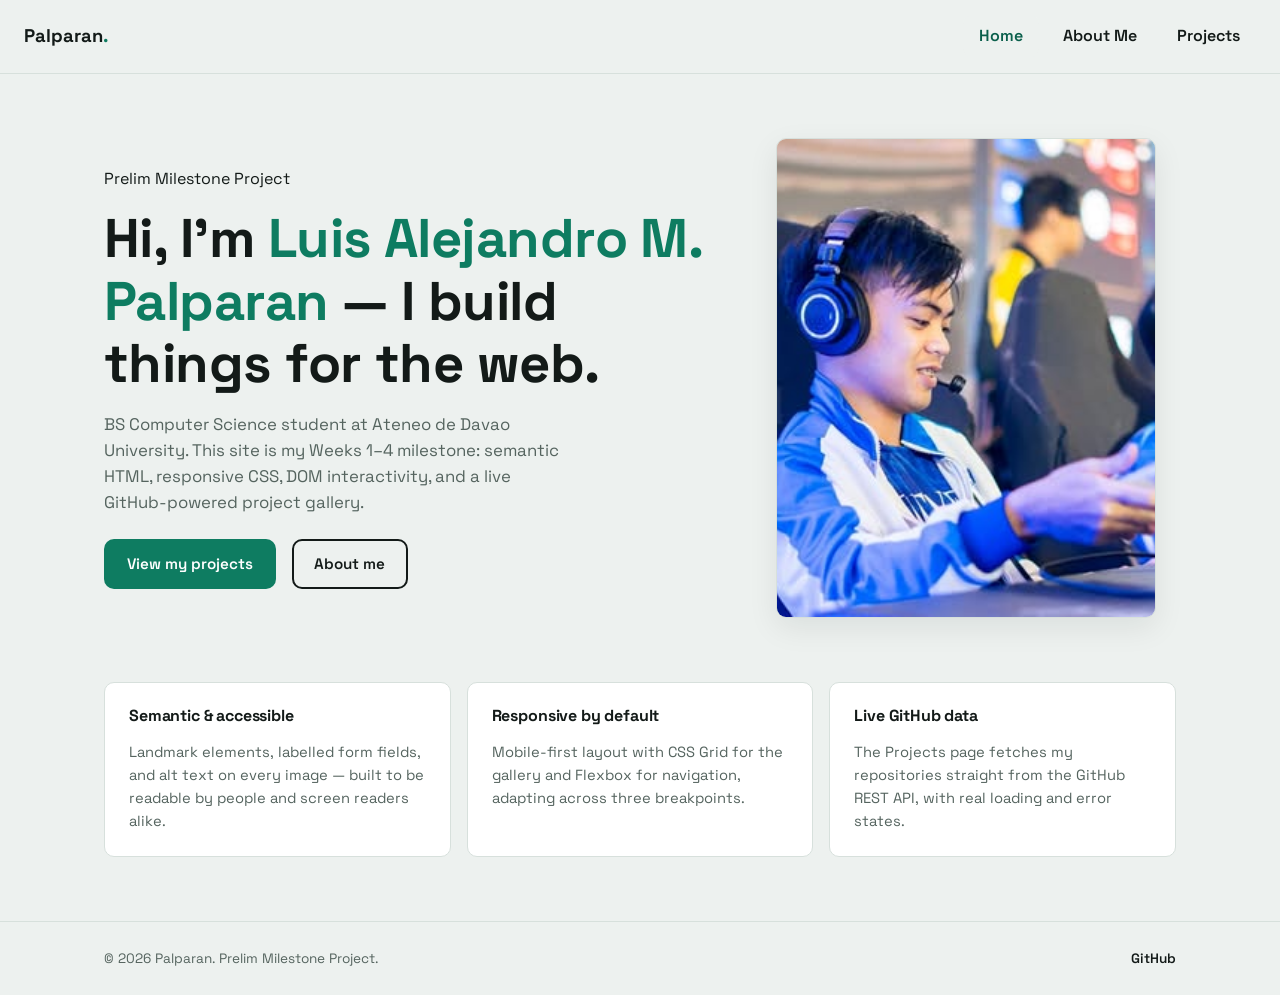
<file: index.html>
<!doctype html>
<html lang="en">
  <head>
    <meta charset="UTF-8" />
    <meta name="viewport" content="width=device-width, initial-scale=1.0" />
    <title>Palparan — Prelim Milestone Project</title>
    <meta
      name="description"
      content="Portfolio site for the Prelim Milestone Project — home, about, and a live GitHub project gallery."
    />
    <link rel="preconnect" href="https://fonts.googleapis.com" />
    <link
      href="https://fonts.googleapis.com/css2?family=JetBrains+Mono:wght@400;600&family=Space+Grotesk:wght@400;500;600;700&display=swap"
      rel="stylesheet"
    />
    <link rel="stylesheet" href="styles.css" />
  </head>

  <body>
    <a class="visually-hidden" href="#main-content">Skip to main content</a>

    <header class="site-header">
      <nav class="nav" aria-label="Primary">
        <a class="brand" href="index.html"
          >Palparan<span class="dot">.</span></a
        >

        <button
          type="button"
          id="navToggle"
          class="nav-toggle"
          aria-expanded="false"
          aria-controls="navMenu"
          aria-label="Toggle navigation menu"
        >
          <span></span><span></span><span></span>
        </button>

        <ul class="nav-menu" id="navMenu">
          <li><a href="index.html">Home</a></li>
          <li><a href="about.html">About Me</a></li>
          <li><a href="projects.html">Projects</a></li>
        </ul>
      </nav>
    </header>

    <main id="main-content">
      <div class="container">
        <section class="hero" aria-labelledby="hero-heading">
          <div class="hero-content">
            <p>Prelim Milestone Project</p>
            <h1 id="hero-heading">
              Hi, I'm <span class="accent">Luis Alejandro M. Palparan</span> — I
              build things for the web.
            </h1>
            <p class="lede">
              BS Computer Science student at Ateneo de Davao University. This
              site is my Weeks 1–4 milestone: semantic HTML, responsive CSS, DOM
              interactivity, and a live GitHub-powered project gallery.
            </p>
            <div class="hero-actions">
              <a class="btn btn-primary" href="projects.html"
                >View my projects</a
              >
              <a class="btn btn-secondary" href="about.html">About me</a>
            </div>
          </div>

          <div class="hero-media">
            <img
              class="hero-photo"
              src="518388540_24222838330709092_5278811844832601329_n.jpg"
              alt="Photo of Palparan"
              width="480"
              height="480"
            />
          </div>
        </section>

        <section class="highlights" aria-label="What this project covers">
          <article class="highlight-card">
            <h2>Semantic &amp; accessible</h2>
            <p>
              Landmark elements, labelled form fields, and alt text on every
              image — built to be readable by people and screen readers alike.
            </p>
          </article>
          <article class="highlight-card">
            <h2>Responsive by default</h2>
            <p>
              Mobile-first layout with CSS Grid for the gallery and Flexbox for
              navigation, adapting across three breakpoints.
            </p>
          </article>
          <article class="highlight-card">
            <h2>Live GitHub data</h2>
            <p>
              The Projects page fetches my repositories straight from the GitHub
              REST API, with real loading and error states.
            </p>
          </article>
        </section>
      </div>
    </main>

    <footer class="site-footer">
      <div class="container footer-inner">
        <p>&copy; 2026 Palparan. Prelim Milestone Project.</p>
        <ul class="social-links">
          <li>
            <a
              href="https://github.com/PALPARAN70"
              target="_blank"
              rel="noopener noreferrer"
            >
              GitHub
            </a>
          </li>
        </ul>
      </div>
    </footer>

    <script src="app.js"></script>
  </body>
</html>
</file>
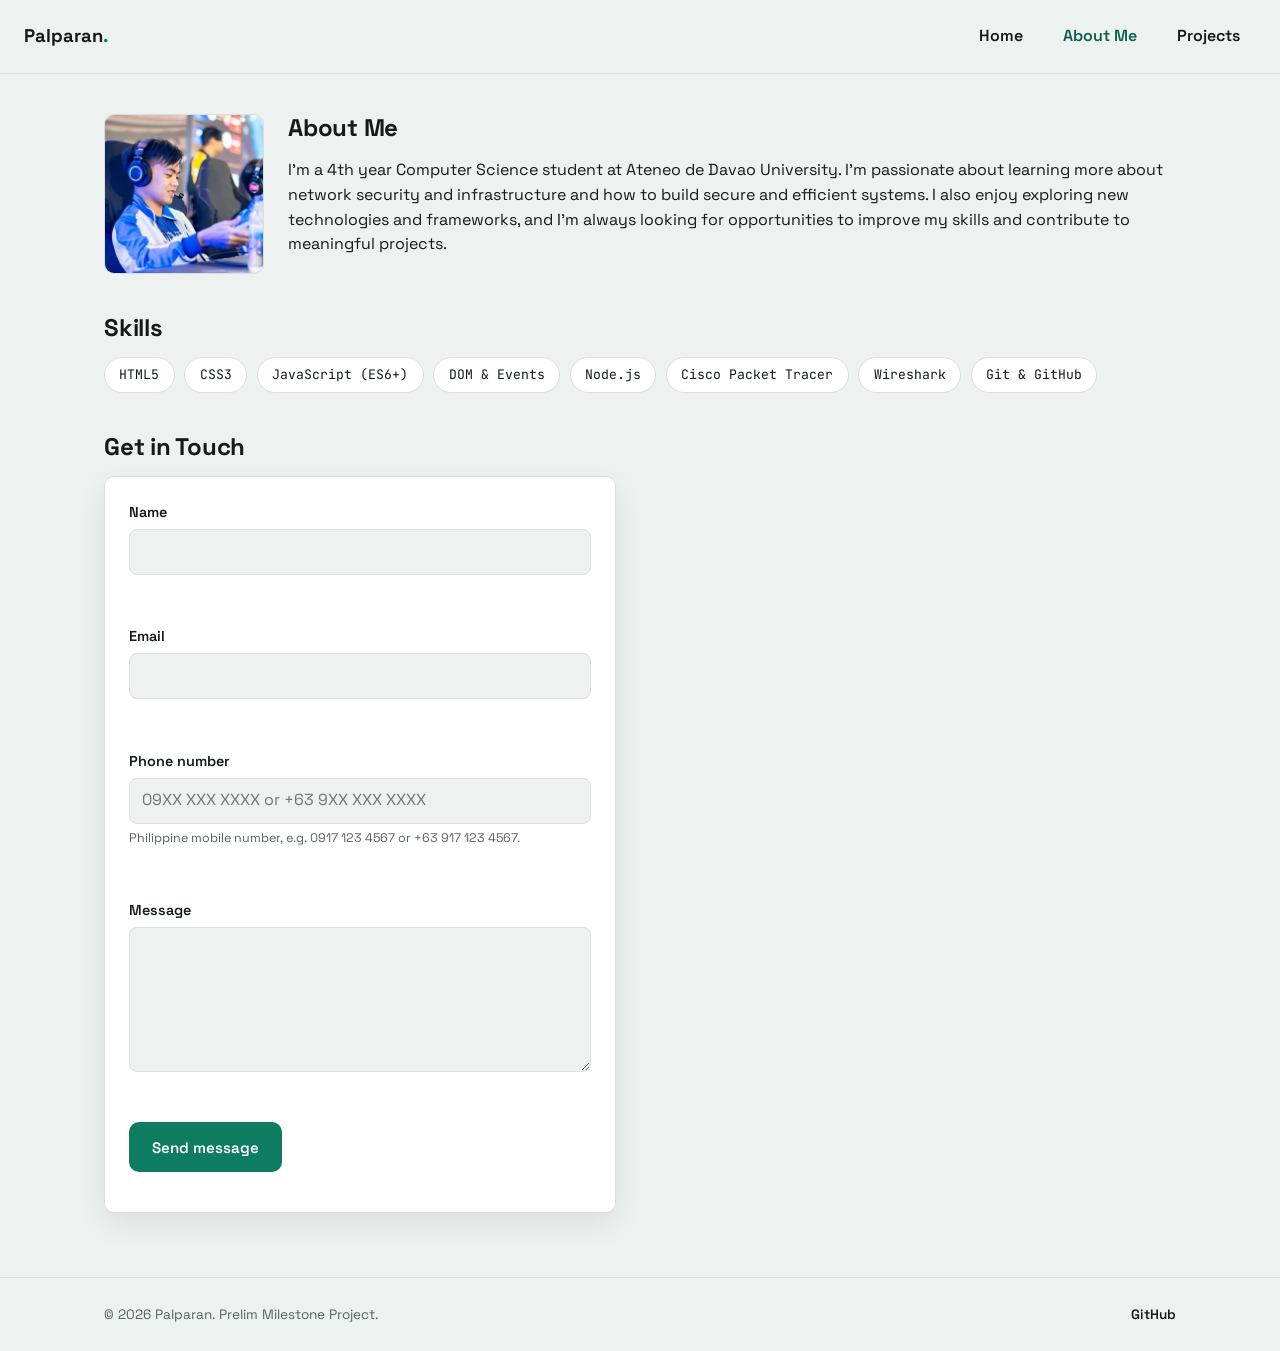
<file: about.html>
<!doctype html>
<html lang="en">
  <head>
    <meta charset="UTF-8" />
    <meta name="viewport" content="width=device-width, initial-scale=1.0" />
    <title>About Me — Palparan</title>
    <meta
      name="description"
      content="About Palparan — background, skills, and how to get in touch."
    />
    <link rel="preconnect" href="https://fonts.googleapis.com" />
    <link
      href="https://fonts.googleapis.com/css2?family=JetBrains+Mono:wght@400;600&family=Space+Grotesk:wght@400;500;600;700&display=swap"
      rel="stylesheet"
    />
    <link rel="stylesheet" href="styles.css" />
  </head>

  <body>
    <a class="visually-hidden" href="#main-content">Skip to main content</a>

    <header class="site-header">
      <nav class="nav" aria-label="Primary">
        <a class="brand" href="index.html"
          >Palparan<span class="dot">.</span></a
        >

        <button
          type="button"
          id="navToggle"
          class="nav-toggle"
          aria-expanded="false"
          aria-controls="navMenu"
          aria-label="Toggle navigation menu"
        >
          <span></span><span></span><span></span>
        </button>

        <ul class="nav-menu" id="navMenu">
          <li><a href="index.html">Home</a></li>
          <li><a href="about.html">About Me</a></li>
          <li><a href="projects.html">Projects</a></li>
        </ul>
      </nav>
    </header>

    <main id="main-content">
      <div class="container">
        <section class="about-intro" aria-labelledby="about-heading">
          <img
            class="about-photo"
            src="518388540_24222838330709092_5278811844832601329_n.jpg"
            alt="Profile avatar of Palparan, from their GitHub account"
            width="160"
            height="160"
          />
          <div>
            <h1 id="about-heading">About Me</h1>
            <p class="lede">
              I'm a 4th year Computer Science student at Ateneo de Davao
              University. I'm passionate about learning more about network
              security and infrastructure and how to build secure and efficient
              systems. I also enjoy exploring new technologies and frameworks,
              and I'm always looking for opportunities to improve my skills and
              contribute to meaningful projects.
            </p>
          </div>
        </section>

        <section class="skills-section" aria-labelledby="skills-heading">
          <h2 id="skills-heading">Skills</h2>
          <ul class="skills-list">
            <li>HTML5</li>
            <li>CSS3</li>
            <li>JavaScript (ES6+)</li>
            <li>DOM &amp; Events</li>
            <li>Node.js</li>
            <li>Cisco Packet Tracer</li>
            <li>Wireshark</li>
            <li>Git &amp; GitHub</li>
          </ul>
        </section>

        <section class="contact-section" aria-labelledby="contact-heading">
          <h2 id="contact-heading">Get in Touch</h2>
          <div class="contact-card">
            <form id="contact-form" novalidate>
              <div class="form-group">
                <label for="name">Name</label>
                <input
                  type="text"
                  id="name"
                  name="name"
                  required
                  autocomplete="name"
                  aria-describedby="name-error"
                />
                <p class="field-error" id="name-error"></p>
              </div>

              <div class="form-group">
                <label for="email">Email</label>
                <input
                  type="email"
                  id="email"
                  name="email"
                  required
                  autocomplete="email"
                  aria-describedby="email-error"
                />
                <p class="field-error" id="email-error"></p>
              </div>

              <div class="form-group">
                <label for="phone">Phone number</label>
                <input
                  type="tel"
                  id="phone"
                  name="phone"
                  required
                  autocomplete="tel"
                  placeholder="09XX XXX XXXX or +63 9XX XXX XXXX"
                  aria-describedby="phone-error phone-hint"
                />
                <p class="field-hint" id="phone-hint">
                  Philippine mobile number, e.g. 0917 123 4567 or +63 917 123
                  4567.
                </p>
                <p class="field-error" id="phone-error"></p>
              </div>

              <div class="form-group">
                <label for="message">Message</label>
                <textarea
                  id="message"
                  name="message"
                  rows="5"
                  required
                  aria-describedby="message-error"
                ></textarea>
                <p class="field-error" id="message-error"></p>
              </div>

              <button type="submit" class="btn btn-primary">
                Send message
              </button>
              <p
                id="form-status"
                class="form-status"
                role="status"
                aria-live="polite"
              ></p>
            </form>
          </div>
        </section>
      </div>
    </main>

    <footer class="site-footer">
      <div class="container footer-inner">
        <p>&copy; 2026 Palparan. Prelim Milestone Project.</p>
        <ul class="social-links">
          <li>
            <a
              href="https://github.com/PALPARAN70"
              target="_blank"
              rel="noopener noreferrer"
            >
              GitHub
            </a>
          </li>
        </ul>
      </div>
    </footer>

    <script src="app.js"></script>
    <script src="about.js"></script>
  </body>
</html>
</file>
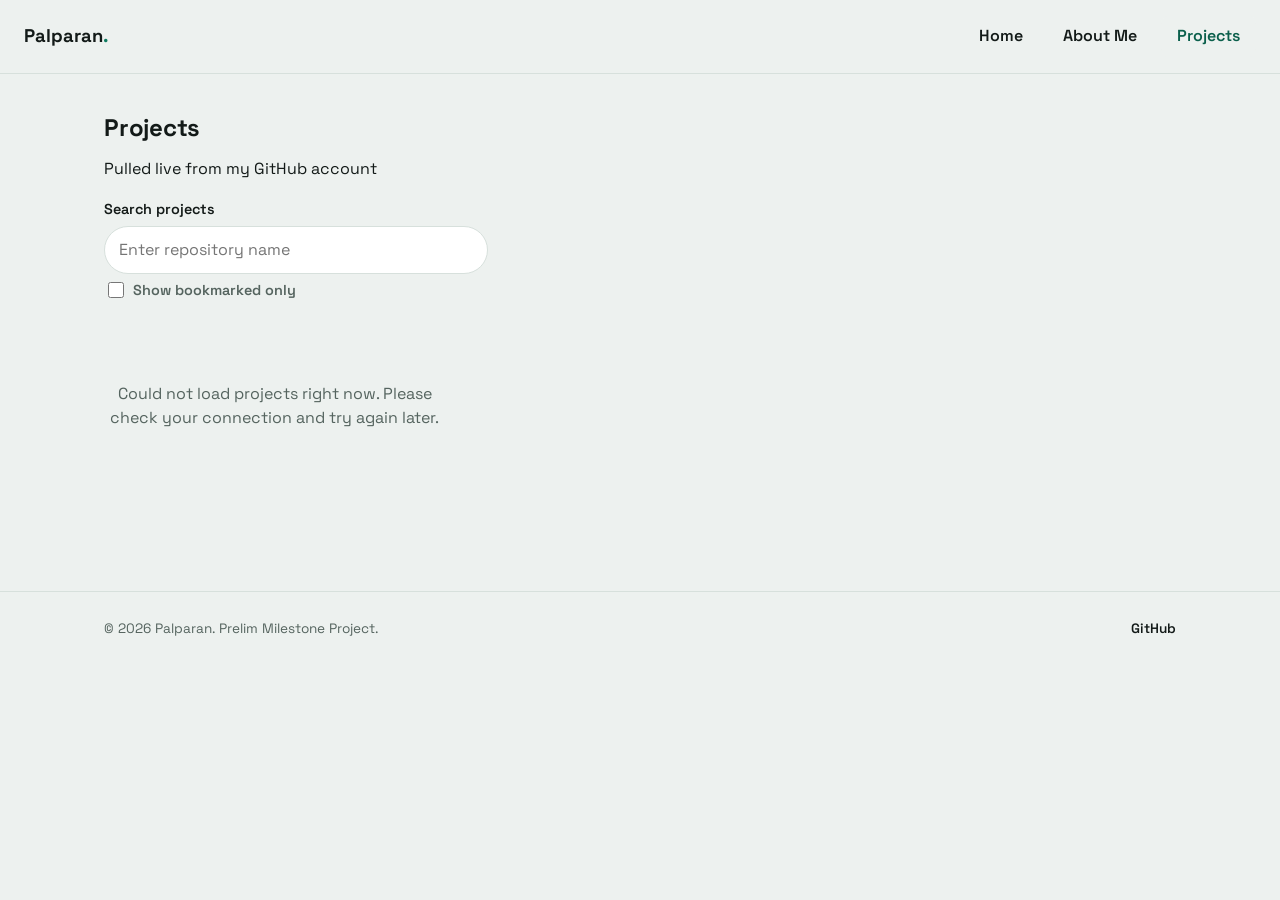
<file: projects.html>
<!doctype html>
<html lang="en">
  <head>
    <meta charset="UTF-8" />
    <meta name="viewport" content="width=device-width, initial-scale=1.0" />
    <title>Projects — Palparan</title>
    <meta
      name="description"
      content="A live gallery of Palparan's public GitHub repositories, searchable by name."
    />
    <link rel="preconnect" href="https://fonts.googleapis.com" />
    <link
      href="https://fonts.googleapis.com/css2?family=JetBrains+Mono:wght@400;600&family=Space+Grotesk:wght@400;500;600;700&display=swap"
      rel="stylesheet"
    />
    <link rel="stylesheet" href="styles.css" />
  </head>

  <body>
    <a class="visually-hidden" href="#main-content">Skip to main content</a>

    <header class="site-header">
      <nav class="nav" aria-label="Primary">
        <a class="brand" href="index.html"
          >Palparan<span class="dot">.</span></a
        >

        <button
          type="button"
          id="navToggle"
          class="nav-toggle"
          aria-expanded="false"
          aria-controls="navMenu"
          aria-label="Toggle navigation menu"
        >
          <span></span><span></span><span></span>
        </button>

        <ul class="nav-menu" id="navMenu">
          <li><a href="index.html">Home</a></li>
          <li><a href="about.html">About Me</a></li>
          <li><a href="projects.html">Projects</a></li>
        </ul>
      </nav>
    </header>

    <main id="main-content">
      <div class="container">
        <section class="gallery-intro" aria-labelledby="projects-heading">
          <h1 id="projects-heading">Projects</h1>
          <p class="lede">Pulled live from my GitHub account</p>

          <form class="search-bar" role="search" onsubmit="return false;">
            <label for="project-search">Search projects</label>
            <input
              type="search"
              id="project-search"
              placeholder="Enter repository name"
              autocomplete="off"
            />

            <label class="bookmark-filter" for="bookmark-filter">
              <input type="checkbox" id="bookmark-filter" />
              Show bookmarked only
            </label>
          </form>
        </section>

        <section class="gallery-section" aria-label="Project gallery">
          <p class="gallery-meta" id="gallery-meta" aria-live="polite"></p>

          <div class="spinner-wrap" id="spinner-wrap" role="status">
            <span class="spinner" aria-hidden="true"></span>
            <span>Loading projects…</span>
          </div>

          <div class="gallery" id="gallery" aria-live="polite"></div>

          <nav
            class="pagination"
            id="pagination"
            aria-label="Project gallery pages"
          ></nav>
        </section>
      </div>
    </main>

    <footer class="site-footer">
      <div class="container footer-inner">
        <p>&copy; 2026 Palparan. Prelim Milestone Project.</p>
        <ul class="social-links">
          <li>
            <a
              href="https://github.com/PALPARAN70"
              target="_blank"
              rel="noopener noreferrer"
            >
              GitHub
            </a>
          </li>
        </ul>
      </div>
    </footer>

    <script src="app.js"></script>
    <script src="projects.js"></script>
  </body>
</html>
</file>
<file: styles.css>
/* ==========================================================================
   Prelim Milestone Project — Palparan
   Mobile-first. Breakpoints: 640px (tablet), 1024px (desktop)
   ========================================================================== */

:root {
  /* Color */
  --color-bg: #edf1ef;
  --color-surface: #ffffff;
  --color-ink: #131a18;
  --color-muted: #55645f;
  --color-accent: #0e7c61;
  --color-accent-dark: #0a5f4b;
  --color-highlight: #d98e2b;
  --color-border: #d7e0dc;
  --color-danger: #b3261e;
  --color-danger-bg: #fbeae9;

  /* Spacing */
  --space-1: 0.5rem;
  --space-2: 1rem;
  --space-3: 1.5rem;
  --space-4: 2.5rem;
  --space-5: 4rem;

  /* Shape / motion */
  --radius: 10px;
  --shadow: 0 10px 30px rgba(19, 26, 24, 0.08);
  --transition: 160ms ease;

  /* Type */
  --font-sans:
    "Space Grotesk", "Segoe UI", system-ui, -apple-system, sans-serif;
  --font-mono: "JetBrains Mono", "Courier New", monospace;
}

/* ---------- Reset ---------- */
* {
  box-sizing: border-box;
}

html {
  scroll-behavior: smooth;
}

body {
  margin: 0;
  font-family: var(--font-sans);
  background: var(--color-bg);
  color: var(--color-ink);
  line-height: 1.55;
  -webkit-font-smoothing: antialiased;
}

img {
  max-width: 100%;
  display: block;
}

a {
  color: var(--color-accent-dark);
}

h1,
h2,
h3 {
  line-height: 1.15;
  margin: 0 0 var(--space-2);
  letter-spacing: -0.01em;
}

p {
  margin: 0 0 var(--space-2);
}

.visually-hidden {
  position: absolute;
  width: 1px;
  height: 1px;
  padding: 0;
  margin: -1px;
  overflow: hidden;
  clip: rect(0, 0, 0, 0);
  white-space: nowrap;
  border: 0;
}

a:focus-visible,
button:focus-visible,
input:focus-visible,
textarea:focus-visible {
  outline: 3px solid var(--color-highlight);
  outline-offset: 2px;
}

.container {
  width: 100%;
  max-width: 1120px;
  margin: 0 auto;
  padding: 0 var(--space-3);
}

/* ---------- Buttons ---------- */
.btn {
  display: inline-flex;
  align-items: center;
  justify-content: center;
  gap: 0.4rem;
  padding: 0.7rem 1.3rem;
  border-radius: var(--radius);
  border: 2px solid transparent;
  font: inherit;
  font-weight: 600;
  font-size: 0.95rem;
  cursor: pointer;
  text-decoration: none;
  transition:
    transform var(--transition),
    background var(--transition);
}

.btn:hover {
  transform: translateY(-1px);
}

.btn-primary {
  background: var(--color-accent);
  color: #fff;
}

.btn-primary:hover {
  background: var(--color-accent-dark);
}

.btn-secondary {
  background: transparent;
  border-color: var(--color-ink);
  color: var(--color-ink);
}

.btn-secondary:hover {
  background: var(--color-ink);
  color: #fff;
}

/* ---------- Site header / nav (Flexbox) ---------- */
.site-header {
  position: sticky;
  top: 0;
  z-index: 20;
  background: rgba(237, 241, 239, 0.92);
  backdrop-filter: blur(6px);
  border-bottom: 1px solid var(--color-border);
}

.nav {
  display: flex;
  align-items: center;
  justify-content: space-between;
  padding: var(--space-2) var(--space-3);
  position: relative;
}

.brand {
  font-weight: 700;
  font-size: 1.15rem;
  text-decoration: none;
  color: var(--color-ink);
}

.brand .dot {
  color: var(--color-accent);
}

.nav-toggle {
  display: flex;
  flex-direction: column;
  justify-content: center;
  gap: 5px;
  width: 40px;
  height: 40px;
  border: 1px solid var(--color-border);
  border-radius: 8px;
  background: var(--color-surface);
  cursor: pointer;
}

.nav-toggle span {
  display: block;
  width: 18px;
  height: 2px;
  margin: 0 auto;
  background: var(--color-ink);
}

.nav-menu {
  list-style: none;
  margin: 0;
  padding: var(--space-2);
  display: none;
  flex-direction: column;
  gap: var(--space-1);
  position: absolute;
  top: 100%;
  left: 0;
  right: 0;
  background: var(--color-surface);
  border-bottom: 1px solid var(--color-border);
}

.nav-menu.is-open {
  display: flex;
}

.nav-menu a {
  display: block;
  padding: var(--space-1) var(--space-2);
  text-decoration: none;
  color: var(--color-ink);
  font-weight: 600;
  border-radius: 8px;
}

.nav-menu a:hover,
.nav-menu a[aria-current="page"] {
  background: var(--color-bg);
  color: var(--color-accent-dark);
}

/* ---------- Hero ---------- */
.hero {
  display: flex;
  flex-direction: column;
  gap: var(--space-4);
  padding: var(--space-5) 0;
}

.hero-content p.lede {
  color: var(--color-muted);
  max-width: 42ch;
  font-size: 1.05rem;
}

.hero-content h1 {
  font-size: clamp(2.2rem, 6vw, 3.4rem);
}

.hero-content .accent {
  color: var(--color-accent);
}

.hero-actions {
  display: flex;
  flex-wrap: wrap;
  gap: var(--space-2);
  margin-top: var(--space-3);
}
.hero-media {
  display: flex;
  justify-content: center;
}

.hero-photo {
  width: 100%;
  max-width: 380px;
  aspect-ratio: 1 / 1;
  object-fit: cover;
  border-radius: var(--radius);
  border: 1px solid var(--color-border);
  box-shadow: var(--shadow);
}

/* ---------- Highlights (Grid) ---------- */
.highlights {
  display: grid;
  grid-template-columns: 1fr;
  gap: var(--space-2);
  padding-bottom: var(--space-5);
}

.highlight-card {
  background: var(--color-surface);
  border: 1px solid var(--color-border);
  border-radius: var(--radius);
  padding: var(--space-3);
}

.highlight-card h2 {
  font-size: 1rem;
  text-transform: none;
}

.highlight-card p {
  color: var(--color-muted);
  margin: 0;
  font-size: 0.92rem;
}

/* ---------- About page ---------- */
.about-intro {
  display: flex;
  flex-direction: column;
  gap: var(--space-3);
  padding: var(--space-4) 0;
  align-items: flex-start;
}

.about-photo {
  width: 160px;
  height: 160px;
  border-radius: var(--radius);
  object-fit: cover;
  border: 1px solid var(--color-border);
}

.skills-list {
  list-style: none;
  display: flex;
  flex-wrap: wrap;
  gap: 0.6rem;
  padding: 0;
  margin: var(--space-2) 0 var(--space-4);
}

.skills-list li {
  background: var(--color-surface);
  border: 1px solid var(--color-border);
  border-radius: 999px;
  padding: 0.4rem 0.9rem;
  font-family: var(--font-mono);
  font-size: 0.82rem;
}

.contact-section {
  padding-bottom: var(--space-5);
}

.contact-card {
  background: var(--color-surface);
  border: 1px solid var(--color-border);
  border-radius: var(--radius);
  box-shadow: var(--shadow);
  padding: var(--space-3);
  max-width: 32rem;
}

.form-group {
  display: flex;
  flex-direction: column;
  gap: 0.35rem;
  margin-bottom: var(--space-2);
}

.form-group label {
  font-weight: 600;
  font-size: 0.9rem;
}

.form-group input,
.form-group textarea {
  font: inherit;
  padding: 0.6rem 0.75rem;
  border: 1px solid var(--color-border);
  border-radius: 8px;
  background: var(--color-bg);
  color: var(--color-ink);
}

.form-group input:invalid[data-touched="true"],
.form-group textarea:invalid[data-touched="true"] {
  border-color: var(--color-danger);
}

.field-error {
  color: var(--color-danger);
  font-size: 0.8rem;
  min-height: 1em;
}

.field-hint {
  color: var(--color-muted);
  font-size: 0.78rem;
  margin: 0;
}

.form-status {
  margin: var(--space-2) 0 0;
  font-size: 0.9rem;
  font-weight: 600;
  padding: 0;
  border-radius: 8px;
  opacity: 0;
  transition: opacity var(--transition);
}

.form-status.is-visible {
  opacity: 1;
  padding: 0.7rem 0.9rem;
  animation: notify-in 220ms ease;
}

@keyframes notify-in {
  from {
    transform: translateY(-4px);
    opacity: 0;
  }
  to {
    transform: translateY(0);
    opacity: 1;
  }
}

.form-status[data-state="success"] {
  color: var(--color-accent-dark);
  background: rgba(14, 124, 97, 0.1);
  border: 1px solid var(--color-accent);
}

.form-status[data-state="error"] {
  color: var(--color-danger);
  background: var(--color-danger-bg);
  border: 1px solid var(--color-danger);
}

/* ---------- Projects / Gallery page ---------- */
.gallery-intro {
  padding: var(--space-4) 0 var(--space-2);
}

.search-bar {
  display: flex;
  flex-direction: column;
  gap: 0.35rem;
  max-width: 24rem;
  margin-top: var(--space-2);
}

.search-bar label {
  font-weight: 600;
  font-size: 0.9rem;
}

.bookmark-filter {
  display: flex;
  align-items: center;
  gap: 0.4rem;
  font-weight: 500;
  font-size: 0.85rem;
  color: var(--color-muted);
  cursor: pointer;
}

.bookmark-filter input {
  width: 16px;
  height: 16px;
  accent-color: var(--color-accent);
  cursor: pointer;
}

.search-bar input {
  font: inherit;
  padding: 0.65rem 0.9rem;
  border: 1px solid var(--color-border);
  border-radius: 999px;
  background: var(--color-surface);
}

.gallery-section {
  padding-bottom: var(--space-5);
  min-height: 200px;
}

.gallery-meta {
  color: var(--color-muted);
  font-size: 0.85rem;
  margin: var(--space-1) 0 var(--space-3);
}

.gallery {
  display: grid;
  grid-template-columns: 1fr;
  gap: var(--space-3);
}

.repo-card {
  background: var(--color-surface);
  border: 1px solid var(--color-border);
  border-radius: var(--radius);
  padding: var(--space-3);
  display: flex;
  flex-direction: column;
  height: 100%;
  transition:
    box-shadow var(--transition),
    transform var(--transition);
}

.repo-card:hover {
  box-shadow: var(--shadow);
  transform: translateY(-2px);
}

.repo-card-header {
  display: flex;
  align-items: flex-start;
  justify-content: space-between;
  gap: 0.5rem;
}

.repo-card-header h3 {
  margin-bottom: 0.35rem;
}

.bookmark-btn {
  flex: 0 0 auto;
  width: 32px;
  height: 32px;
  display: flex;
  align-items: center;
  justify-content: center;
  border: 1px solid var(--color-border);
  border-radius: 8px;
  background: var(--color-bg);
  color: var(--color-muted);
  font-size: 1.1rem;
  line-height: 1;
  cursor: pointer;
  transition:
    background var(--transition),
    color var(--transition),
    border-color var(--transition),
    transform var(--transition);
}

.bookmark-btn:hover {
  transform: scale(1.05);
  border-color: var(--color-highlight);
}

.bookmark-btn.is-bookmarked {
  background: var(--color-highlight);
  border-color: var(--color-highlight);
  color: #fff;
}

.repo-card h3 {
  font-size: 1.05rem;
  margin-bottom: 0.35rem;
  word-break: break-word;
}

.repo-card .repo-desc {
  color: var(--color-muted);
  font-size: 0.9rem;
  flex-grow: 1;
}

.repo-meta {
  display: flex;
  align-items: center;
  flex-wrap: wrap;
  gap: 0.75rem;
  font-family: var(--font-mono);
  font-size: 0.78rem;
  color: var(--color-muted);
  margin-top: var(--space-2);
}

.lang-dot {
  width: 10px;
  height: 10px;
  border-radius: 50%;
  background: var(--color-accent);
  display: inline-block;
  margin-right: 0.3rem;
}

.repo-card .repo-link {
  margin-top: var(--space-2);
  font-weight: 600;
  font-size: 0.88rem;
  text-decoration: none;
}

.empty-state {
  text-align: center;
  color: var(--color-muted);
  padding: var(--space-4) 0;
}

/* Pagination */
.pagination {
  display: flex;
  flex-wrap: wrap;
  justify-content: center;
  gap: 0.5rem;
  margin-top: var(--space-4);
}

.page-btn {
  min-width: 40px;
  padding: 0.5rem 0.85rem;
  border: 1px solid var(--color-border);
  border-radius: 8px;
  background: var(--color-surface);
  color: var(--color-ink);
  font: inherit;
  font-weight: 600;
  font-size: 0.85rem;
  cursor: pointer;
  transition:
    background var(--transition),
    color var(--transition),
    border-color var(--transition);
}

.page-btn:hover:not(:disabled) {
  border-color: var(--color-accent);
  color: var(--color-accent-dark);
}

.page-btn.is-current {
  background: var(--color-accent);
  border-color: var(--color-accent);
  color: #fff;
}

.page-btn:disabled {
  opacity: 0.4;
  cursor: not-allowed;
}

/* Spinner */
.spinner-wrap {
  display: flex;
  align-items: center;
  gap: var(--space-2);
  padding: var(--space-3) 0;
  color: var(--color-muted);
}

.spinner {
  width: 26px;
  height: 26px;
  border-radius: 50%;
  border: 3px solid var(--color-border);
  border-top-color: var(--color-accent);
  animation: spin 0.8s linear infinite;
}

@keyframes spin {
  to {
    transform: rotate(360deg);
  }
}

@media (prefers-reduced-motion: reduce) {
  .spinner {
    animation-duration: 2s;
  }
  html {
    scroll-behavior: auto;
  }
}

/* ---------- Footer (Flexbox) ---------- */
.site-footer {
  border-top: 1px solid var(--color-border);
  padding: var(--space-3) 0;
}

.footer-inner {
  display: flex;
  flex-direction: column;
  gap: var(--space-2);
  align-items: flex-start;
}

.footer-inner p {
  margin: 0;
  color: var(--color-muted);
  font-size: 0.85rem;
}

.social-links {
  list-style: none;
  display: flex;
  gap: var(--space-2);
  margin: 0;
  padding: 0;
}

.social-links a {
  color: var(--color-ink);
  font-weight: 600;
  font-size: 0.85rem;
  text-decoration: none;
}

.social-links a:hover {
  color: var(--color-accent-dark);
}

/* ==========================================================================
   Breakpoint: tablet (>= 640px)
   ========================================================================== */
@media (min-width: 640px) {
  .nav-toggle {
    display: none;
  }

  .nav-menu {
    display: flex;
    position: static;
    flex-direction: row;
    border: 0;
    background: transparent;
    padding: 0;
  }

  .hero-actions .btn {
    flex: 0 0 auto;
  }

  .highlights {
    grid-template-columns: repeat(3, 1fr);
  }

  .about-intro {
    flex-direction: row;
    align-items: center;
  }

  .footer-inner {
    flex-direction: row;
    justify-content: space-between;
    align-items: center;
  }

  .gallery {
    grid-template-columns: repeat(2, 1fr);
  }
}

/* ==========================================================================
   Breakpoint: desktop (>= 1024px)
   ========================================================================== */
@media (min-width: 1024px) {
  .hero {
    flex-direction: row;
    align-items: center;
    justify-content: space-between;
  }

  .hero-content {
    flex: 1 1 50%;
  }

  .hero-media {
    flex: 1 1 40%;
    max-width: 420px;
  }

  .gallery {
    grid-template-columns: repeat(3, 1fr);
  }
}
</file>
